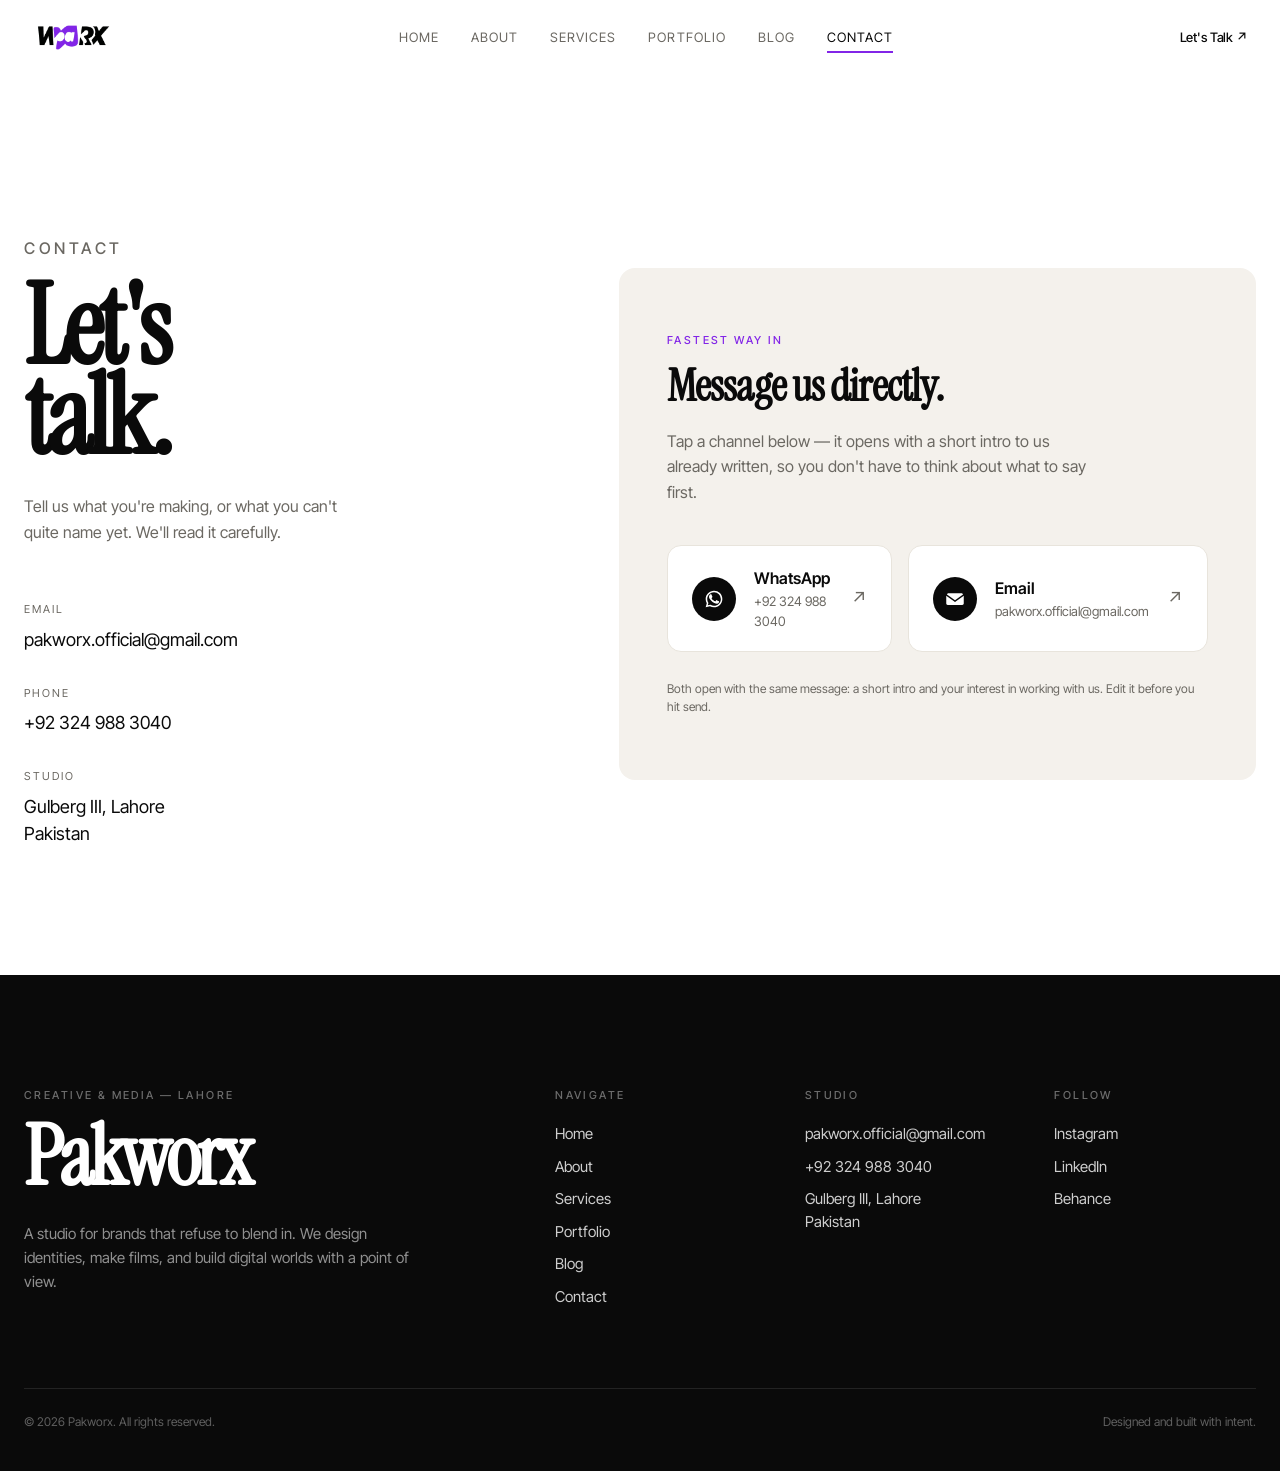
<file: contact.html>
<!DOCTYPE html>
<html lang="en">
<head>
  <meta charset="UTF-8" />
  <meta name="viewport" content="width=device-width, initial-scale=1.0" />
  <title>Contact — Pakworx</title>
  <link rel="preconnect" href="https://fonts.googleapis.com" />
  <link rel="preconnect" href="https://fonts.gstatic.com" crossorigin />
  <link href="https://fonts.googleapis.com/css2?family=Instrument+Serif:ital@0;1&family=Inter+Tight:wght@300;400;500;600;700&display=swap" rel="stylesheet" />
  <link rel="stylesheet" href="styles.css" />
</head>
<body>
  <header class="site-header">
    <a href="index.html" class="logo">
      <img src="/images/trasparent logo.png" alt="Pakworx" class="logo-image" />
    </a>
    <nav class="desktop-nav">
      <a href="index.html">Home</a>
      <a href="about.html">About</a>
      <a href="services.html">Services</a>
      <a href="portfolio.html">Portfolio</a>
      <a href="blog.html">Blog</a>
      <a href="contact.html" class="active">Contact</a>
    </nav>
    <div class="header-cta">
      <a href="contact.html" class="cta-link">Let's Talk ↗</a>
      <button class="menu-toggle" aria-label="Menu">
        <span></span>
        <span></span>
      </button>
    </div>
  </header>

  <div class="mobile-menu">
    <nav>
      <a href="index.html">Home</a>
      <a href="about.html">About</a>
      <a href="services.html">Services</a>
      <a href="portfolio.html">Portfolio</a>
      <a href="blog.html">Blog</a>
      <a href="contact.html" class="active">Contact</a>
    </nav>
    <a href="contact.html" class="mobile-cta">Let's Talk ↗</a>
  </div>

  <main>
    <section class="contact-layout">
      <div class="contact-info">
        <p class="eyebrow">Contact</p>
        <h1>Let's<br />talk.</h1>
        <p>Tell us what you're making, or what you can't quite name yet. We'll read it carefully.</p>
        <dl>
          <div>
            <dt>Email</dt>
            <dd><a href="mailto:pakworx.official@gmail.com">pakworx.official@gmail.com</a></dd>
          </div>
          <div>
            <dt>Phone</dt>
            <dd><a href="tel:+923249883040">+92 324 988 3040</a></dd>
          </div>
          <div>
            <dt>Studio</dt>
            <dd>Gulberg III, Lahore<br />Pakistan</dd>
          </div>
        </dl>
      </div>

      <div class="contact-form-wrapper">
        <div class="quick-contact">
          <p class="eyebrow accent">Fastest way in</p>
          <h2>Message us directly.</h2>
          <p class="quick-contact-lead">Tap a channel below — it opens with a short intro to us already written, so you don't have to think about what to say first.</p>

          <div class="quick-contact-options">
            <a id="whatsapp-btn" href="#" target="_blank" rel="noopener" class="quick-contact-card">
              <span class="quick-contact-icon" aria-hidden="true">
                <svg viewBox="0 0 24 24" width="20" height="20"><path fill="currentColor" d="M17.472 14.382c-.297-.149-1.758-.868-2.03-.967-.273-.099-.472-.148-.67.15-.198.297-.767.966-.94 1.164-.173.199-.347.223-.644.075-.297-.15-1.255-.463-2.39-1.475-.883-.788-1.48-1.761-1.653-2.059-.173-.297-.018-.458.13-.606.134-.133.297-.347.446-.52.149-.174.198-.298.297-.497.099-.198.05-.371-.025-.52-.075-.149-.669-1.612-.916-2.207-.242-.579-.487-.5-.669-.51-.173-.008-.371-.01-.57-.01-.198 0-.52.074-.792.372-.272.297-1.04 1.016-1.04 2.479 0 1.462 1.065 2.875 1.213 3.074.149.198 2.096 3.2 5.077 4.487.709.306 1.262.489 1.694.625.712.227 1.36.195 1.871.118.571-.085 1.758-.719 2.006-1.413.248-.694.248-1.289.173-1.413-.074-.124-.272-.198-.57-.347z"/><path fill="currentColor" d="M12.004 2.003c-5.518 0-9.997 4.478-9.997 9.997 0 1.763.462 3.483 1.34 4.997L2 22l5.116-1.334a9.96 9.96 0 0 0 4.888 1.28h.004c5.518 0 9.996-4.478 9.996-9.997 0-2.67-1.04-5.18-2.928-7.067A9.935 9.935 0 0 0 12.004 2.003zm0 18.166h-.003a8.16 8.16 0 0 1-4.158-1.14l-.298-.177-3.037.792.811-2.96-.194-.304a8.166 8.166 0 0 1-1.256-4.386c0-4.514 3.673-8.187 8.188-8.187a8.135 8.135 0 0 1 5.79 2.4 8.135 8.135 0 0 1 2.397 5.792c0 4.514-3.674 8.17-8.24 8.17z"/></svg>
              </span>
              <span class="quick-contact-text">
                <span class="quick-contact-name">WhatsApp</span>
                <span class="quick-contact-detail">+92 324 988 3040</span>
              </span>
              <span class="quick-contact-arrow">↗</span>
            </a>

            <a id="gmail-btn" href="#" target="_blank" rel="noopener" class="quick-contact-card">
              <span class="quick-contact-icon" aria-hidden="true">
                <svg viewBox="0 0 24 24" width="20" height="20"><path fill="currentColor" d="M12 13.5 2.4 6.6C2.5 5.72 3.24 5 4.14 5h15.72c.9 0 1.64.72 1.74 1.6L12 13.5Z"/><path fill="currentColor" d="M22.5 8.13 12 15.68 1.5 8.13V17.4c0 .97.78 1.75 1.75 1.75h17.5c.97 0 1.75-.78 1.75-1.75V8.13Z"/></svg>
              </span>
              <span class="quick-contact-text">
                <span class="quick-contact-name">Email</span>
                <span class="quick-contact-detail">pakworx.official@gmail.com</span>
              </span>
              <span class="quick-contact-arrow">↗</span>
            </a>
          </div>

          <p class="quick-contact-note">Both open with the same message: a short intro and your interest in working with us. Edit it before you hit send.</p>
        </div>
      </div>
    </section>
  </main>

  <footer class="site-footer">
    <div class="footer-content">
      <div class="footer-brand">
        <p class="eyebrow light">Creative & Media — Lahore</p>
        <h2>Pakworx</h2>
        <p>A studio for brands that refuse to blend in. We design identities, make films, and build digital worlds with a point of view.</p>
      </div>
      <div class="footer-links">
        <div>
          <p class="eyebrow light">Navigate</p>
          <ul>
            <li><a href="index.html">Home</a></li>
            <li><a href="about.html">About</a></li>
            <li><a href="services.html">Services</a></li>
            <li><a href="portfolio.html">Portfolio</a></li>
            <li><a href="blog.html">Blog</a></li>
            <li><a href="contact.html">Contact</a></li>
          </ul>
        </div>
        <div>
          <p class="eyebrow light">Studio</p>
          <ul>
            <li><a href="mailto:pakworx.official@gmail.com">pakworx.official@gmail.com</a></li>
            <li><a href="tel:+923249883040">+92 324 988 3040</a></li>
            <li>Gulberg III, Lahore<br />Pakistan</li>
          </ul>
        </div>
        <div>
          <p class="eyebrow light">Follow</p>
          <ul>
            <li><a href="#">Instagram</a></li>
            <li><a href="#">LinkedIn</a></li>
            <li><a href="#">Behance</a></li>
          </ul>
        </div>
      </div>
    </div>
    <div class="footer-bottom">
      <p>© 2026 Pakworx. All rights reserved.</p>
      <p>Designed and built with intent.</p>
    </div>
  </footer>

  <script src="script.js"></script>
  <script>
    (function () {
      var message = "Hi Pakworx Team! \uD83D\uDC4B\n" +
        "I found your website and I\u2019m interested in your services. I\u2019d like to discuss my project and learn more about how Pakworx can help my business.\n" +
        "Looking forward to hearing from you!";

      var whatsappNumber = "923249883040"; // country code + number, no + or spaces
      var gmailAddress = "pakworx.official@gmail.com";
      var gmailSubject = "Project inquiry — Pakworx";

      var whatsappBtn = document.getElementById("whatsapp-btn");
      var gmailBtn = document.getElementById("gmail-btn");

      if (whatsappBtn) {
        whatsappBtn.href = "https://wa.me/" + whatsappNumber + "?text=" + encodeURIComponent(message);
      }

      if (gmailBtn) {
        // Opens Gmail's web compose window, pre-filled with subject + body
        gmailBtn.href = "https://mail.google.com/mail/?view=cm&fs=1&to=" +
          encodeURIComponent(gmailAddress) +
          "&su=" + encodeURIComponent(gmailSubject) +
          "&body=" + encodeURIComponent(message);
      }
    })();
  </script>
</body>
</html>
</file>
<file: styles.css>
:root {
  --color-ink: #0a0a0a;
  --color-paper: #ffffff;
  --color-mist: #f4f1ec;
  --color-stone: #e8e4dc;
  --color-mute: #6b6862;
  --color-accent: #8225e7;
  --font-serif: "Instrument Serif", "Times New Roman", serif;
  --font-sans: "Inter Tight", "Helvetica Neue", sans-serif;
}

* {
  box-sizing: border-box;
  margin: 0;
  padding: 0;
}

html {
  scroll-behavior: smooth;
}

body {
  background: var(--color-paper);
  color: var(--color-ink);
  font-family: var(--font-sans);
  font-weight: 400;
  line-height: 1.5;
  -webkit-font-smoothing: antialiased;
}

::selection {
  background: var(--color-accent);
  color: white;
}

img {
  max-width: 100%;
  display: block;
}

a {
  color: inherit;
  text-decoration: none;
}

.eyebrow {
  font-size: 11px;
  letter-spacing: 0.22em;
  text-transform: uppercase;
  color: var(--color-mute);
  font-weight: 500;
}

.eyebrow.light {
  color: rgba(255, 255, 255, 0.4);
}

.eyebrow.accent {
  color: var(--color-accent);
}

.italic {
  font-style: italic;
}

/* HEADER */
.site-header {
  position: fixed;
  top: 0;
  left: 0;
  right: 0;
  z-index: 100;
  background: rgba(255, 255, 255, 0.95);
  backdrop-filter: blur(10px);
  height: 76px;
  display: flex;
  align-items: center;
  justify-content: space-between;
  padding: 0 32px;
  border-bottom: 1px solid transparent;
  transition: border-color 0.3s;
}

.site-header.scrolled {
  border-bottom-color: var(--color-stone);
}

.logo {
  display: flex;
  align-items: center;
  gap: 10px;
}

.logo-image {
  height: 30px;
  width: auto;
  display: block;
}

.desktop-nav {
  display: none;
  gap: 32px;
}

.desktop-nav a {
  font-size: 13px;
  letter-spacing: 0.08em;
  text-transform: uppercase;
  color: var(--color-mute);
  transition: color 0.3s;
  position: relative;
}

.desktop-nav a:hover {
  color: var(--color-ink);
}

.desktop-nav a.active {
  color: var(--color-ink);
}

.desktop-nav a.active::after {
  content: "";
  position: absolute;
  bottom: -6px;
  left: 0;
  right: 0;
  height: 2px;
  background: var(--color-accent);
}

.header-cta {
  display: flex;
  align-items: center;
  gap: 16px;
}

.cta-link {
  font-size: 13px;
  font-weight: 500;
  letter-spacing: -0.01em;
  display: none;
}

.cta-link:hover {
  color: var(--color-accent);
}

.menu-toggle {
  background: none;
  border: none;
  cursor: pointer;
  width: 40px;
  height: 40px;
  position: relative;
  display: flex;
  flex-direction: column;
  justify-content: center;
  align-items: center;
  gap: 6px;
}

.menu-toggle span {
  display: block;
  width: 20px;
  height: 1px;
  background: var(--color-ink);
  transition: all 0.3s;
}

.menu-toggle.open span:first-child {
  transform: translateY(3.5px) rotate(45deg);
}

.menu-toggle.open span:last-child {
  transform: translateY(-3.5px) rotate(-45deg);
}

/* MOBILE MENU */
.mobile-menu {
  position: fixed;
  inset: 0;
  background: var(--color-paper);
  z-index: 99;
  padding: 112px 24px 40px;
  display: flex;
  flex-direction: column;
  justify-content: space-between;
  opacity: 0;
  visibility: hidden;
  transition: all 0.3s;
}

.mobile-menu.open {
  opacity: 1;
  visibility: visible;
}

.mobile-menu nav {
  display: flex;
  flex-direction: column;
}

.mobile-menu nav a {
  font-family: var(--font-serif);
  font-size: 48px;
  color: var(--color-ink);
  padding: 16px 0;
  border-bottom: 1px solid var(--color-stone);
}

.mobile-menu nav a.active {
  color: var(--color-accent);
}

.mobile-cta {
  font-size: 14px;
  letter-spacing: 0.12em;
  text-transform: uppercase;
}

@media (min-width: 1024px) {
  .desktop-nav {
    display: flex;
  }
  .cta-link {
    display: block;
  }
  .menu-toggle {
    display: none;
  }
}

/* MAIN */
main {
  padding-top: 76px;
}

/* BUTTONS */
.btn {
  display: inline-flex;
  padding: 12px 24px;
  border-radius: 100px;
  font-size: 13px;
  letter-spacing: 0.08em;
  text-transform: uppercase;
  font-weight: 500;
  transition: all 0.3s;
  cursor: pointer;
  border: none;
}

.btn-primary {
  background: var(--color-ink);
  color: white;
}

.btn-primary:hover {
  background: var(--color-accent);
}

.btn-secondary {
  background: transparent;
  color: var(--color-ink);
  border: 1px solid rgba(10, 10, 10, 0.15);
}

.btn-secondary:hover {
  border-color: var(--color-accent);
  color: var(--color-accent);
}

.btn-light {
  background: white;
  color: var(--color-ink);
}

.btn-light:hover {
  background: var(--color-accent);
  color: white;
}

.btn-text {
  background: none;
  border: none;
  color: var(--color-accent);
  font-size: 13px;
  letter-spacing: 0.12em;
  text-transform: uppercase;
  cursor: pointer;
  padding: 0;
}

.link-arrow {
  font-size: 13px;
  letter-spacing: 0.1em;
  text-transform: uppercase;
  color: var(--color-mute);
  transition: color 0.3s;
}

.link-arrow:hover {
  color: var(--color-accent);
}

.link-arrow.large {
  font-size: 15px;
  color: var(--color-accent);
}

/* HERO SECTION */
.hero-section {
  padding: 12px;
}

.hero-container {
  position: relative;
  background: var(--color-mist);
  border-radius: 28px;
  min-height: calc(100vh - 100px);
  overflow: hidden;
  padding: 120px 24px;
  display: flex;
  align-items: center;
  justify-content: center;
}

.glow {
  position: absolute;
  border-radius: 50%;
  filter: blur(120px);
  opacity: 0.2;
  pointer-events: none;
}

.glow-1 {
  background: var(--color-accent);
  width: 420px;
  height: 420px;
  top: 18%;
  left: 50%;
  transform: translateX(-50%);
}

.glow-2 {
  background: var(--color-accent);
  width: 256px;
  height: 256px;
  bottom: 40px;
  left: -80px;
}

.glow-3 {
  background: var(--color-accent);
  width: 208px;
  height: 208px;
  top: 96px;
  right: -40px;
}

.floating-card {
  position: absolute;
  width: 168px;
  background: white;
  border-radius: 16px;
  overflow: hidden;
  box-shadow: 0 24px 60px -24px rgba(10, 10, 10, 0.35);
  display: none;
}

.floating-card img {
  width: 100%;
  aspect-ratio: 4/5;
  object-fit: cover;
}

.floating-card figcaption {
  padding: 8px 12px;
  font-size: 11px;
  letter-spacing: 0.16em;
  text-transform: uppercase;
  color: var(--color-mute);
}

.float-a {
  left: 7%;
  top: 18%;
  animation: floatA 7s ease-in-out infinite;
}

.float-b {
  right: 8%;
  top: 16%;
  animation: floatB 8.5s ease-in-out infinite;
}

.float-c {
  bottom: 14%;
  left: 14%;
  animation: floatC 7.8s ease-in-out infinite;
}

.float-d {
  bottom: 13%;
  right: 13%;
  animation: floatD 9s ease-in-out infinite;
}

@keyframes floatA {
  0%, 100% { transform: translateY(0) rotate(-8deg); }
  50% { transform: translateY(-14px) rotate(-6deg); }
}

@keyframes floatB {
  0%, 100% { transform: translateY(0) rotate(7deg); }
  50% { transform: translateY(-18px) rotate(5deg); }
}

@keyframes floatC {
  0%, 100% { transform: translateY(0) rotate(5deg); }
  50% { transform: translateY(-12px) rotate(7deg); }
}

@keyframes floatD {
  0%, 100% { transform: translateY(0) rotate(-6deg); }
  50% { transform: translateY(-16px) rotate(-4deg); }
}

@media (min-width: 640px) {
  .floating-card {
    display: block;
  }
}

.hero-content {
  position: relative;
  z-index: 2;
  text-align: center;
  max-width: 800px;
}

.hero-content h1 {
  font-family: var(--font-serif);
  font-size: clamp(48px, 12vw, 108px);
  line-height: 0.88;
  letter-spacing: -0.035em;
  margin-top: 28px;
}

.hero-content h1 em {
  font-style: italic;
}

.hero-sub {
  margin-top: 32px;
  font-size: 16px;
  color: var(--color-mute);
  max-width: 480px;
  margin-left: auto;
  margin-right: auto;
  line-height: 1.6;
}

.hero-cta {
  margin-top: 40px;
  display: flex;
  gap: 12px;
  flex-wrap: wrap;
  justify-content: center;
}

/* MARQUEE */
.marquee-section {
  border-top: 1px solid var(--color-stone);
  border-bottom: 1px solid var(--color-stone);
  padding: 20px 0;
  overflow: hidden;
}

.marquee-track {
  display: flex;
  animation: marquee 32s linear infinite;
  width: max-content;
}

.marquee-track:hover {
  animation-play-state: paused;
}

.marquee-item {
  padding: 0 24px;
  font-size: 13px;
  letter-spacing: 0.28em;
  text-transform: uppercase;
  white-space: nowrap;
  display: flex;
  align-items: center;
  gap: 24px;
}

.dot {
  width: 6px;
  height: 6px;
  background: var(--color-accent);
  border-radius: 50%;
}

@keyframes marquee {
  from { transform: translateX(0); }
  to { transform: translateX(-50%); }
}

/* SECTIONS */
section {
  padding: 96px 24px;
  max-width: 1480px;
  margin: 0 auto;
}

.section-header {
  display: flex;
  justify-content: space-between;
  align-items: end;
  gap: 24px;
  margin-bottom: 56px;
  flex-wrap: wrap;
}

.section-header h2 {
  font-family: var(--font-serif);
  font-size: clamp(36px, 5vw, 60px);
  letter-spacing: -0.02em;
}

.section-header.dark {
  color: white;
}

.section-header.dark .eyebrow {
  color: rgba(255, 255, 255, 0.4);
}

.section-header.dark .link-arrow {
  color: rgba(255, 255, 255, 0.5);
}

.section-header.dark .link-arrow:hover {
  color: white;
}

/* STATEMENT */
.statement-section h2 {
  font-family: var(--font-serif);
  font-size: clamp(36px, 7vw, 84px);
  line-height: 0.95;
  letter-spacing: -0.03em;
  max-width: 1200px;
  margin-top: 24px;
}

.statement-grid {
  display: grid;
  gap: 40px;
  margin-top: 48px;
  padding-top: 48px;
  border-top: 1px solid var(--color-stone);
}

@media (min-width: 768px) {
  .statement-grid {
    grid-template-columns: 1fr 2fr;
  }
}

.statement-grid p:first-child {
  font-size: 13px;
  letter-spacing: 0.16em;
  text-transform: uppercase;
  color: var(--color-mute);
}

.statement-grid p:last-child {
  font-size: 18px;
  line-height: 1.7;
  color: rgba(10, 10, 10, 0.8);
}

/* SERVICES LIST */
.services-list {
  border-top: 1px solid var(--color-stone);
  border-bottom: 1px solid var(--color-stone);
}

.service-row {
  display: grid;
  grid-template-columns: 80px 1fr 1fr auto;
  align-items: center;
  gap: 24px;
  padding: 32px 0;
  border-bottom: 1px solid var(--color-stone);
  transition: all 0.3s;
}

.service-row:last-child {
  border-bottom: none;
}

.service-row:hover h3 {
  color: var(--color-accent);
}

.service-num {
  font-size: 12px;
  letter-spacing: 0.18em;
  color: var(--color-mute);
}

.service-row h3 {
  font-family: var(--font-serif);
  font-size: 40px;
  letter-spacing: -0.02em;
  transition: color 0.3s;
}

.service-row p {
  font-size: 16px;
  color: var(--color-mute);
}

.service-index {
  font-size: 14px;
  color: var(--color-mute);
  transition: all 0.3s;
}

.service-row:hover .service-index {
  color: var(--color-accent);
  transform: translateX(4px);
}

@media (max-width: 768px) {
  .service-row {
    grid-template-columns: 1fr;
    gap: 12px;
  }
}

/* PORTFOLIO GRID */
.portfolio-grid {
  display: grid;
  gap: 16px;
}

@media (min-width: 768px) {
  .portfolio-grid {
    grid-template-columns: 12;
  }
}

.portfolio-item {
  position: relative;
  overflow: hidden;
  border-radius: 16px;
  min-height: 380px;
  background: var(--color-mist);
}

.portfolio-item img {
  width: 100%;
  height: 100%;
  object-fit: cover;
  transition: transform 0.7s;
}

.portfolio-item:hover img {
  transform: scale(1.05);
}

.portfolio-item::after {
  content: "";
  position: absolute;
  inset: 0;
  background: linear-gradient(to top, rgba(0,0,0,0.75), rgba(0,0,0,0.1), transparent);
}

.portfolio-info {
  position: absolute;
  bottom: 0;
  left: 0;
  right: 0;
  padding: 24px;
  z-index: 2;
}

.portfolio-info p {
  font-size: 11px;
  letter-spacing: 0.2em;
  text-transform: uppercase;
  color: rgba(255, 255, 255, 0.65);
  margin-bottom: 8px;
}

.portfolio-info h3 {
  font-family: var(--font-serif);
  font-size: 32px;
  color: white;
}

.portfolio-item.large {
  min-height: 560px;
}

@media (min-width: 768px) {
  .portfolio-item.large:first-child {
    grid-column: span 7;
  }
  .portfolio-item:nth-child(2) {
    grid-column: span 5;
  }
  .portfolio-item.wide {
    grid-column: span 12;
  }
}

/* PHILOSOPHY */
.philosophy-grid {
  display: grid;
  gap: 1px;
  margin-top: 64px;
  background: var(--color-stone);
  border-radius: 16px;
  overflow: hidden;
}

@media (min-width: 768px) {
  .philosophy-grid {
    grid-template-columns: repeat(3, 1fr);
  }
}

.philosophy-item {
  background: white;
  padding: 40px;
}

.philosophy-num {
  font-family: var(--font-serif);
  font-size: 48px;
  color: rgba(130, 37, 231, 0.8);
}

.philosophy-item h3 {
  font-family: var(--font-serif);
  font-size: 28px;
  margin-top: 32px;
}

.philosophy-item p {
  margin-top: 16px;
  font-size: 16px;
  line-height: 1.7;
  color: var(--color-mute);
}

/* CTA SECTION */
.cta-section {
  padding: 12px;
}

.cta-container {
  background: var(--color-mist);
  border-radius: 28px;
  padding: 96px 24px;
  text-align: center;
  position: relative;
  overflow: hidden;
}

.cta-container::before {
  content: "";
  position: absolute;
  top: 50%;
  left: 50%;
  transform: translate(-50%, -50%);
  width: 288px;
  height: 288px;
  background: var(--color-accent);
  border-radius: 50%;
  filter: blur(100px);
  opacity: 0.2;
}

.cta-container h2 {
  font-family: var(--font-serif);
  font-size: clamp(36px, 5vw, 72px);
  letter-spacing: -0.02em;
  margin-top: 20px;
  position: relative;
}

.cta-container h2 em {
  font-style: italic;
}

.cta-container .btn {
  margin-top: 40px;
  position: relative;
}

/* PAGE HERO */
.page-hero {
  padding: 128px 24px 64px;
  max-width: 1480px;
  margin: 0 auto;
}

.page-hero h1 {
  font-family: var(--font-serif);
  font-size: clamp(48px, 15vw, 120px);
  line-height: 0.86;
  letter-spacing: -0.04em;
  margin-top: 24px;
}

.page-hero h1 em {
  font-style: italic;
}

.hero-layout {
  display: flex;
  flex-direction: column;
  gap: 48px;
}

@media (min-width: 1024px) {
  .hero-layout {
    flex-direction: row;
    justify-content: space-between;
    align-items: end;
  }
}

.hero-layout h1 {
  flex: 1;
}

.hero-layout p {
  max-width: 320px;
  font-size: 16px;
  line-height: 1.6;
  color: var(--color-mute);
}

@media (max-width: 1023px) {
  .hero-layout p {
    max-width: 100%;
  }
}

/* ABOUT SECTIONS */
.about-intro {
  padding: 64px 24px;
  max-width: 1480px;
  margin: 0 auto;
}

.about-grid {
  display: grid;
  gap: 48px;
}

@media (min-width: 768px) {
  .about-grid {
    grid-template-columns: 5fr 7fr;
  }
}

.about-grid > p {
  font-size: 20px;
  line-height: 1.7;
  color: rgba(10, 10, 10, 0.85);
}

.about-image {
  overflow: hidden;
  border-radius: 16px;
}

.about-image img {
  width: 100%;
  aspect-ratio: 16/10;
  object-fit: cover;
}

.about-story {
  border-top: 1px solid var(--color-stone);
  border-bottom: 1px solid var(--color-stone);
}

.story-grid {
  display: grid;
  gap: 64px;
  max-width: 1480px;
  margin: 0 auto;
  padding: 96px 24px;
}

@media (min-width: 768px) {
  .story-grid {
    grid-template-columns: 4fr 7fr;
  }
}

.story-label p {
  position: sticky;
  top: 112px;
  font-size: 11px;
  letter-spacing: 0.22em;
  text-transform: uppercase;
  color: var(--color-mute);
}

.story-content {
  display: flex;
  flex-direction: column;
  gap: 32px;
}

.story-content .lead {
  font-family: var(--font-serif);
  font-size: 32px;
  line-height: 1.2;
  letter-spacing: -0.02em;
}

.story-content p {
  font-size: 17px;
  line-height: 1.75;
  color: var(--color-mute);
}

/* PHILOSOPHY PAGE */
.philosophy-page {
  padding: 96px 24px;
  max-width: 1480px;
  margin: 0 auto;
}

.philosophy-page h2 {
  font-family: var(--font-serif);
  font-size: clamp(36px, 5vw, 60px);
  letter-spacing: -0.02em;
  margin-top: 16px;
  margin-bottom: 80px;
}

.philosophy-list {
  display: flex;
  flex-direction: column;
}

.philosophy-row {
  display: grid;
  gap: 32px;
  padding: 56px 0;
  border-top: 1px solid var(--color-stone);
}

@media (min-width: 768px) {
  .philosophy-row {
    grid-template-columns: 2fr 3fr 7fr;
  }
}

.philosophy-row:last-child {
  border-bottom: 1px solid var(--color-stone);
}

.philosophy-row .philosophy-num {
  font-family: var(--font-serif);
  font-size: 64px;
  color: rgba(130, 37, 231, 0.7);
}

.philosophy-row h3 {
  font-family: var(--font-serif);
  font-size: 40px;
  letter-spacing: -0.02em;
}

.philosophy-row p {
  max-width: 640px;
  font-size: 18px;
  line-height: 1.75;
  color: var(--color-mute);
}

/* LEADERSHIP */
.leadership {
  background: var(--color-mist);
  padding: 96px 24px;
}

.leadership > * {
  max-width: 1480px;
  margin: 0 auto;
}

.leadership h2 {
  font-family: var(--font-serif);
  font-size: clamp(36px, 5vw, 60px);
  letter-spacing: -0.02em;
  margin-top: 16px;
  margin-bottom: 64px;
}

.team-grid {
  display: flex;
  flex-direction: column;
  gap: 96px;
}

.team-member {
  display: grid;
  gap: 40px;
}

@media (min-width: 768px) {
  .team-member {
    grid-template-columns: 6fr 5fr;
  }
  .team-member.reverse {
    grid-template-columns: 5fr 6fr;
  }
  .team-member.reverse .team-image {
    order: 2;
  }
}

.team-member img {
  width: 100%;
  aspect-ratio: 4/5;
  object-fit: cover;
  border-radius: 16px;
  background: var(--color-stone);
}

.team-role {
  font-size: 12px;
  letter-spacing: 0.2em;
  text-transform: uppercase;
  color: var(--color-accent);
}

.team-info h3 {
  font-family: var(--font-serif);
  font-size: 48px;
  letter-spacing: -0.02em;
  margin-top: 12px;
}

.team-info p {
  margin-top: 24px;
  font-size: 17px;
  line-height: 1.75;
  color: var(--color-mute);
  max-width: 400px;
}

/* LOCATION HERO */
.location-hero {
  position: relative;
  height: 70vh;
  min-height: 480px;
  overflow: hidden;
}

.location-hero img {
  width: 100%;
  height: 100%;
  object-fit: cover;
}

.location-overlay {
  position: absolute;
  inset: 0;
  background: rgba(10, 10, 10, 0.45);
  display: flex;
  flex-direction: column;
  justify-content: flex-end;
  padding: 48px 32px;
  color: white;
}

.location-overlay h2 {
  font-family: var(--font-serif);
  font-size: clamp(36px, 6vw, 72px);
  margin-top: 12px;
}

.location-overlay p {
  margin-top: 16px;
  max-width: 480px;
  font-size: 16px;
  line-height: 1.6;
  color: rgba(255, 255, 255, 0.8);
}

/* ABOUT CTA */
.about-cta {
  text-align: center;
  padding: 96px 24px;
}

.about-cta h2 {
  font-family: var(--font-serif);
  font-size: clamp(32px, 4vw, 56px);
  letter-spacing: -0.02em;
}

.about-cta .link-arrow {
  display: inline-block;
  margin-top: 40px;
}

/* SERVICES INTERACTIVE */
.services-interactive {
  border-top: 1px solid var(--color-stone);
  max-width: 1480px;
  margin: 0 auto;
  display: grid;
}

@media (min-width: 1024px) {
  .services-interactive {
    grid-template-columns: 4fr 8fr;
  }
}

.services-tabs {
  border-bottom: 1px solid var(--color-stone);
}

@media (min-width: 1024px) {
  .services-tabs {
    border-bottom: none;
    border-right: 1px solid var(--color-stone);
  }
}

.tab-btn {
  display: flex;
  justify-content: space-between;
  align-items: center;
  width: 100%;
  padding: 24px 32px;
  background: none;
  border: none;
  border-bottom: 1px solid var(--color-stone);
  cursor: pointer;
  font-family: var(--font-serif);
  font-size: 32px;
  text-align: left;
  transition: background 0.3s;
}

.tab-btn:last-child {
  border-bottom: none;
}

.tab-btn span:last-child {
  font-family: var(--font-sans);
  font-size: 12px;
  letter-spacing: 0.16em;
  color: var(--color-mute);
}

.tab-btn.active {
  background: var(--color-mist);
}

.tab-btn.active span:last-child {
  color: var(--color-accent);
}

.tab-btn:hover {
  background: rgba(244, 241, 236, 0.6);
}

.service-detail {
  padding: 40px 32px;
}

.service-image {
  width: 100%;
  aspect-ratio: 16/9;
  object-fit: cover;
  border-radius: 16px;
  margin-bottom: 40px;
}

.service-tagline {
  font-family: var(--font-serif);
  font-size: 32px;
  line-height: 1.1;
  letter-spacing: -0.02em;
}

.service-columns {
  display: grid;
  gap: 48px;
  margin-top: 48px;
}

@media (min-width: 768px) {
  .service-columns {
    grid-template-columns: 1fr 1fr;
  }
}

.service-label {
  font-size: 11px;
  letter-spacing: 0.2em;
  text-transform: uppercase;
  color: var(--color-accent);
  margin-bottom: 16px;
}

.service-text {
  font-size: 16px;
  line-height: 1.75;
  color: rgba(10, 10, 10, 0.8);
}

.service-deliverables {
  margin-top: 48px;
  padding-top: 40px;
  border-top: 1px solid var(--color-stone);
}

.service-deliverables ul {
  list-style: none;
  display: grid;
  gap: 12px;
  margin-top: 24px;
}

@media (min-width: 768px) {
  .service-deliverables ul {
    grid-template-columns: 1fr 1fr;
  }
}

.service-deliverables li {
  font-size: 16px;
  display: flex;
  align-items: start;
  gap: 12px;
}

.service-deliverables li::before {
  content: "";
  width: 6px;
  height: 6px;
  background: var(--color-accent);
  border-radius: 50%;
  margin-top: 8px;
  flex-shrink: 0;
}

/* SERVICES CTA */
.services-cta {
  background: var(--color-ink);
  color: white;
  padding: 80px 24px;
}

.services-cta > * {
  max-width: 1480px;
  margin: 0 auto;
}

.services-cta {
  display: flex;
  justify-content: space-between;
  align-items: center;
  gap: 32px;
  flex-wrap: wrap;
}

.services-cta h2 {
  font-family: var(--font-serif);
  font-size: clamp(28px, 3vw, 48px);
  letter-spacing: -0.02em;
  max-width: 720px;
}

/* PORTFOLIO FULL */
.portfolio-grid-full {
  display: grid;
  gap: 12px;
  max-width: 1480px;
  margin: 0 auto;
}

@media (min-width: 768px) {
  .portfolio-grid-full {
    grid-template-columns: repeat(12, 1fr);
  }
}

.portfolio-card {
  position: relative;
  overflow: hidden;
  border-radius: 16px;
  min-height: 380px;
  background: var(--color-mist);
}

.portfolio-card img {
  width: 100%;
  height: 100%;
  object-fit: cover;
  transition: transform 0.7s;
}

.portfolio-card:hover img {
  transform: scale(1.05);
}

.portfolio-card::after {
  content: "";
  position: absolute;
  inset: 0;
  background: linear-gradient(to top, rgba(0,0,0,0.75), rgba(0,0,0,0.1), transparent);
  transition: opacity 0.3s;
}

.portfolio-card:hover::after {
  opacity: 0.95;
}

.portfolio-card-info {
  position: absolute;
  bottom: 0;
  left: 0;
  right: 0;
  padding: 32px;
  z-index: 2;
}

.portfolio-card-info p {
  font-size: 11px;
  letter-spacing: 0.2em;
  text-transform: uppercase;
  color: rgba(255, 255, 255, 0.65);
  margin-bottom: 8px;
}

.portfolio-card-info h3 {
  font-family: var(--font-serif);
  font-size: 32px;
  color: white;
}

@media (min-width: 768px) {
  .portfolio-card.large {
    grid-column: span 8;
    grid-row: span 2;
    min-height: 520px;
  }
  .portfolio-card {
    grid-column: span 4;
  }
  .portfolio-card.tall {
    grid-row: span 2;
    min-height: 520px;
  }
  .portfolio-card.wide {
    grid-column: span 8;
  }
}

/* BLOG */
.featured-article {
  border-bottom: 1px solid var(--color-stone);
}

.featured-link {
  display: grid;
  max-width: 1480px;
  margin: 0 auto;
}

@media (min-width: 768px) {
  .featured-link {
    grid-template-columns: 7fr 5fr;
  }
}

.featured-image {
  overflow: hidden;
}

.featured-image img {
  width: 100%;
  height: 52vh;
  min-height: 360px;
  object-fit: cover;
  transition: transform 0.7s;
}

.featured-link:hover .featured-image img {
  transform: scale(1.03);
}

.featured-content {
  padding: 48px 48px 48px 32px;
  display: flex;
  flex-direction: column;
  justify-content: center;
}

.featured-content h2 {
  font-family: var(--font-serif);
  font-size: 40px;
  line-height: 1.1;
  letter-spacing: -0.02em;
  margin-top: 20px;
}

.featured-content p {
  margin-top: 20px;
  font-size: 16px;
  line-height: 1.6;
  color: var(--color-mute);
}

.featured-content .meta {
  margin-top: 32px;
  font-size: 13px;
}

/* BLOG FILTERS */
.blog-filters {
  max-width: 1480px;
  margin: 0 auto;
  padding: 40px 24px;
  display: flex;
  gap: 8px;
  flex-wrap: wrap;
}

.filter-btn {
  padding: 6px 16px;
  border-radius: 100px;
  border: 1px solid var(--color-stone);
  background: none;
  font-size: 12px;
  letter-spacing: 0.12em;
  text-transform: uppercase;
  cursor: pointer;
  transition: all 0.3s;
  color: var(--color-mute);
}

.filter-btn:hover {
  border-color: var(--color-ink);
  color: var(--color-ink);
}

.filter-btn.active {
  background: var(--color-ink);
  color: white;
  border-color: var(--color-ink);
}

/* BLOG GRID */
.blog-grid {
  display: grid;
  gap: 32px;
  max-width: 1480px;
  margin: 0 auto;
  padding: 0 24px 96px;
}

@media (min-width: 768px) {
  .blog-grid {
    grid-template-columns: 1fr 1fr;
  }
}

@media (min-width: 1024px) {
  .blog-grid {
    grid-template-columns: repeat(3, 1fr);
  }
}

.blog-card {
  cursor: pointer;
}

.blog-card img {
  width: 100%;
  aspect-ratio: 16/11;
  object-fit: cover;
  border-radius: 12px;
  transition: transform 0.7s;
}

.blog-card:hover img {
  transform: scale(1.04);
}

.blog-card h3 {
  font-family: var(--font-serif);
  font-size: 28px;
  line-height: 1.1;
  letter-spacing: -0.02em;
  margin-top: 20px;
  transition: color 0.3s;
}

.blog-card:hover h3 {
  color: var(--color-accent);
}

.blog-card p:not(.meta):not(.eyebrow) {
  margin-top: 12px;
  font-size: 14px;
  line-height: 1.6;
  color: var(--color-mute);
}

.blog-card .meta {
  margin-top: 16px;
  font-size: 12px;
  color: var(--color-mute);
}

/* CONTACT */
.contact-layout {
  display: grid;
  gap: 64px;
  max-width: 1480px;
  margin: 0 auto;
  padding: 128px 24px;
}

@media (min-width: 768px) {
  .contact-layout {
    grid-template-columns: 5fr 6fr;
  }
}

.contact-info h1 {
  font-family: var(--font-serif);
  font-size: clamp(48px, 18vw, 110px);
  line-height: 0.82;
  letter-spacing: -0.045em;
  margin-top: 20px;
}

.contact-info > p {
  margin-top: 32px;
  font-size: 16px;
  line-height: 1.6;
  color: var(--color-mute);
  max-width: 320px;
}

.contact-info dl {
  margin-top: 56px;
  display: flex;
  flex-direction: column;
  gap: 32px;
}

.contact-info dt {
  font-size: 11px;
  letter-spacing: 0.18em;
  text-transform: uppercase;
  color: var(--color-mute);
  margin-bottom: 8px;
}

.contact-info dd {
  font-size: 18px;
}

.contact-info a:hover {
  color: var(--color-accent);
}

.contact-form-wrapper {
  padding-top: 64px;
}

/* QUICK CONTACT (WhatsApp / Email) */
.quick-contact {
  background: var(--color-mist);
  border-radius: 16px;
  padding: 64px 48px;
}

.quick-contact h2 {
  font-family: var(--font-serif);
  font-size: clamp(32px, 5vw, 44px);
  letter-spacing: -0.02em;
  line-height: 1.05;
  margin-top: 14px;
}

.quick-contact-lead {
  margin-top: 20px;
  font-size: 16px;
  line-height: 1.6;
  color: var(--color-mute);
  max-width: 420px;
}

.quick-contact-options {
  margin-top: 40px;
  display: flex;
  flex-direction: column;
  gap: 16px;
}

.quick-contact-card {
  display: flex;
  align-items: center;
  gap: 18px;
  background: var(--color-paper);
  border: 1px solid var(--color-stone);
  border-radius: 14px;
  padding: 20px 24px;
  transition: border-color 0.3s, transform 0.3s;
}

.quick-contact-card:hover {
  border-color: var(--color-accent);
  transform: translateY(-2px);
}

.quick-contact-icon {
  width: 44px;
  height: 44px;
  border-radius: 50%;
  background: var(--color-ink);
  color: white;
  display: flex;
  align-items: center;
  justify-content: center;
  flex-shrink: 0;
  transition: background 0.3s;
}

.quick-contact-card:hover .quick-contact-icon {
  background: var(--color-accent);
}

.quick-contact-text {
  display: flex;
  flex-direction: column;
  gap: 2px;
  flex: 1;
  min-width: 0;
}

.quick-contact-name {
  font-size: 16px;
  font-weight: 600;
}

.quick-contact-detail {
  font-size: 13px;
  color: var(--color-mute);
}

.quick-contact-arrow {
  font-size: 18px;
  color: var(--color-mute);
  transition: color 0.3s;
}

.quick-contact-card:hover .quick-contact-arrow {
  color: var(--color-accent);
}

.quick-contact-note {
  margin-top: 28px;
  font-size: 12px;
  color: var(--color-mute);
}

@media (min-width: 640px) {
  .quick-contact-options {
    flex-direction: row;
  }

  .quick-contact-card {
    flex: 1;
  }
}

/* FOOTER */
.site-footer {
  background: var(--color-ink);
  color: white;
  padding: 112px 24px 40px;
}

.footer-content {
  max-width: 1480px;
  margin: 0 auto;
  display: grid;
  gap: 64px;
}

@media (min-width: 1024px) {
  .footer-content {
    grid-template-columns: 2fr 3fr;
  }
}

.footer-brand h2 {
  font-family: var(--font-serif);
  font-size: clamp(48px, 8vw, 84px);
  line-height: 0.8;
  letter-spacing: -0.04em;
  margin-top: 20px;
}

.footer-brand p:last-child {
  margin-top: 32px;
  max-width: 400px;
  font-size: 15px;
  line-height: 1.6;
  color: rgba(255, 255, 255, 0.55);
}

.footer-links {
  display: grid;
  gap: 48px;
}

@media (min-width: 768px) {
  .footer-links {
    grid-template-columns: repeat(3, 1fr);
  }
}

.footer-links ul {
  list-style: none;
  margin-top: 20px;
  display: flex;
  flex-direction: column;
  gap: 10px;
}

.footer-links a,
.footer-links li {
  font-size: 15px;
  color: rgba(255, 255, 255, 0.8);
  transition: color 0.3s;
}

.footer-links a:hover {
  color: white;
}

.footer-bottom {
  max-width: 1480px;
  margin: 80px auto 0;
  padding-top: 24px;
  border-top: 1px solid rgba(255, 255, 255, 0.1);
  display: flex;
  justify-content: space-between;
  font-size: 12px;
  color: rgba(255, 255, 255, 0.35);
  flex-wrap: wrap;
  gap: 16px;
}
</file>
